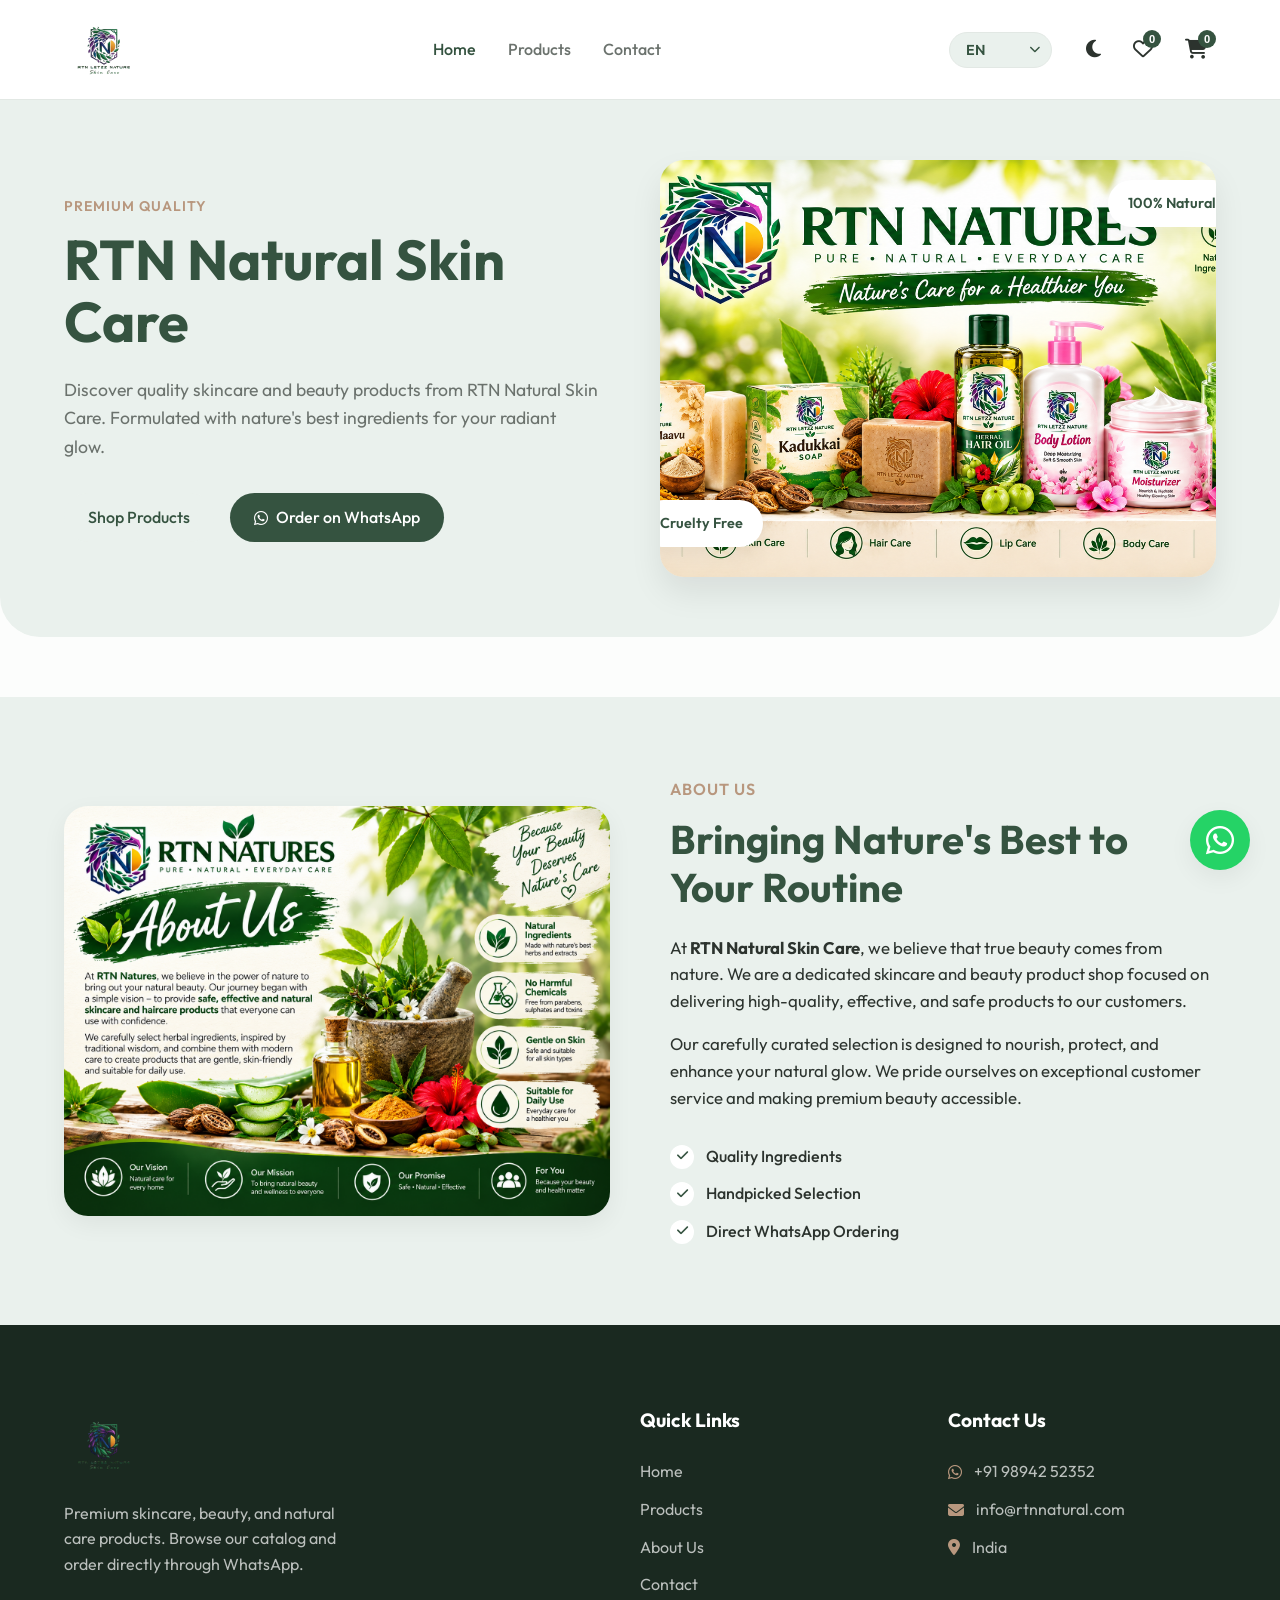
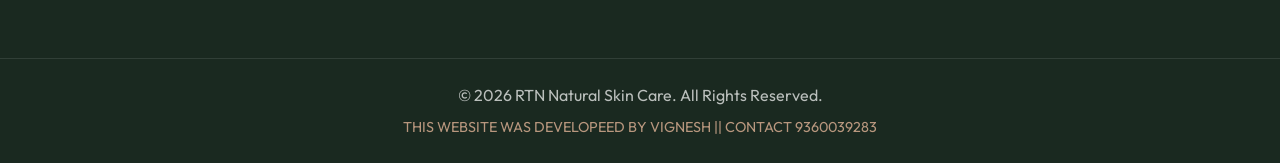
<file: index.html>
<!DOCTYPE html>
<html lang="en">
<head>
    <meta charset="UTF-8">
    <meta name="viewport" content="width=device-width, initial-scale=1.0">
    <title>RTN Natural Skin Care | Herbal & Natural Skincare Products</title>
    <meta name="description" content="Discover RTN Natural Skin Care's premium herbal & natural skincare products. Shop our organic soaps, aloe vera gel, herbal hair oil, and body lotion today.">
    <meta name="keywords" content="RTN Natural, RTN Natural Skin Care, RTN Natural skincare, Natural skincare products, Herbal skincare products, Herbal soap, Manjistha soap, Nalangu Maavu soap, Herbal hair oil, Aloe vera gel, Body lotion, Moisturizer, Lip balm, Kadukkai soap, Saffron gel">
    <meta name="robots" content="index, follow">
    <meta name="author" content="RTN Natural Skin Care">
    <link rel="canonical" href="https://rtnnatural.in/">
    
    <!-- Open Graph Metadata -->
    <meta property="og:title" content="RTN Natural Skin Care | Herbal & Natural Skincare Products">
    <meta property="og:description" content="Discover RTN Natural Skin Care's premium herbal & natural skincare products. Shop our organic soaps, aloe vera gel, herbal hair oil, and body lotion today.">
    <meta property="og:type" content="website">
    <meta property="og:url" content="https://rtnnatural.in/">
    <meta property="og:image" content="https://rtnnatural.in/images/banner%201.png">
    <meta property="og:site_name" content="RTN Natural Skin Care">

    <!-- Twitter Card -->
    <meta name="twitter:card" content="summary_large_image">
    <meta name="twitter:title" content="RTN Natural Skin Care | Herbal & Natural Skincare Products">
    <meta name="twitter:description" content="Discover RTN Natural Skin Care's premium herbal & natural skincare products. Shop our organic soaps, aloe vera gel, herbal hair oil, and body lotion today.">
    <meta name="twitter:image" content="https://rtnnatural.in/images/banner%201.png">

    <!-- Structured Data -->
    <script type="application/ld+json">
    {
      "@context": "https://schema.org",
      "@type": "WebSite",
      "name": "RTN Natural Skin Care",
      "url": "https://rtnnatural.in/",
      "potentialAction": {
        "@type": "SearchAction",
        "target": "https://rtnnatural.in/products.html?q={search_term_string}",
        "query-input": "required name=search_term_string"
      }
    }
    </script>
    <script type="application/ld+json">
    {
      "@context": "https://schema.org",
      "@type": "Organization",
      "name": "RTN Natural Skin Care",
      "url": "https://rtnnatural.in/",
      "logo": "https://rtnnatural.in/images/logo.png",
      "contactPoint": {
        "@type": "ContactPoint",
        "telephone": "+91-98942-52352",
        "contactType": "customer service",
        "availableLanguage": ["English", "Tamil"]
      }
    }
    </script>
    
    <!-- Google Fonts -->
    <link rel="preconnect" href="https://fonts.googleapis.com">
    <link rel="preconnect" href="https://fonts.gstatic.com" crossorigin>
    <link href="https://fonts.googleapis.com/css2?family=Outfit:wght@300;400;500;600;700&display=swap" rel="stylesheet">
    
    <!-- FontAwesome -->
    <link rel="stylesheet" href="https://cdnjs.cloudflare.com/ajax/libs/font-awesome/6.4.0/css/all.min.css">
    
    <link rel="stylesheet" href="style.css">
</head>
<body>
    <!-- Sticky Header -->
    <header class="header" id="header">
        <div class="container header-container">
            <a href="#" class="logo">
                <img src="images/logo.png" alt="RTN Natural Skin Care Logo" class="logo-img">
            </a>
            
            <nav class="nav-menu" id="nav-menu">
                <ul class="nav-list">
                    <li class="nav-item"><a href="index.html" class="nav-link active" data-i18n="home">Home</a></li>
                    <li class="nav-item"><a href="products.html" class="nav-link" data-i18n="products">Products</a></li>
                    <li class="nav-item"><a href="contact.html" class="nav-link" data-i18n="contact">Contact</a></li>
                </ul>
                <div class="nav-mobile-contact">
                    <a href="https://wa.me/919894252352" target="_blank" class="btn btn-primary w-full">
                        <i class="fa-brands fa-whatsapp"></i> <span data-i18n="orderWhatsApp">Order on WhatsApp</span>
                    </a>
                </div>
            </nav>
            
            <div class="header-actions">
                <div class="lang-switch-container" style="position: relative; margin-right: 10px;">
                    <select id="langSwitch" style="appearance: none; background: var(--secondary-color); border: 1px solid var(--border-color); border-radius: var(--radius-full); padding: 8px 32px 8px 16px; font-family: var(--font-main); font-weight: 600; color: var(--primary-color); cursor: pointer; font-size: 0.9rem; outline: none;">
                        <option value="en">EN</option>
                        <option value="ta">தமிழ்</option>
                        <option value="tanglish">Tanglish</option>
                    </select>
                    <i class="fa-solid fa-chevron-down" style="position: absolute; right: 12px; top: 50%; transform: translateY(-50%); font-size: 0.7rem; pointer-events: none; color: var(--primary-color);"></i>
                </div>
                                <button class="icon-btn" id="themeToggle" aria-label="Toggle Theme">
                    <i class="fa-solid fa-moon"></i>
                </button>
                <button class="icon-btn" id="wishlistToggle" aria-label="View Wishlist">
                    <i class="fa-regular fa-heart"></i>
                    <span class="badge" id="wishlistBadge">0</span>
                </button>
                <button class="icon-btn" id="cartToggle" aria-label="View Cart">
                    <i class="fa-solid fa-cart-shopping"></i>
                    <span class="badge" id="cartBadge">0</span>
                </button>
                <button class="mobile-toggle" id="mobile-toggle">
                    <i class="fa-solid fa-bars"></i>
                </button>
            </div>
        </div>
    </header>

    <!-- Hero Section -->
    <section class="hero" id="home">
        <div class="container hero-container">
            <div class="hero-content">
                <span class="hero-subtitle" data-i18n="heroSubtitle">Premium Quality</span>
                <h1 class="hero-title">RTN Natural Skin Care</h1>
                <p class="hero-description" data-i18n="heroDesc">Discover quality skincare and beauty products from RTN Natural Skin Care. Formulated with nature's best ingredients for your radiant glow.</p>
                <div class="hero-buttons">
                    <a href="products.html" class="btn btn-secondary" data-i18n="shopProducts">Shop Products</a>
                    <a href="https://wa.me/919894252352" target="_blank" class="btn btn-primary">
                        <i class="fa-brands fa-whatsapp"></i> <span data-i18n="orderWhatsApp">Order on WhatsApp</span>
                    </a>
                </div>
            </div>
            <div class="hero-image-wrapper">
                <img src="images/banner 1.png" alt="RTN Natural Skincare Products Assortment" class="hero-image" loading="lazy">
                <div class="floating-badge badge-1" data-i18n="badge1">100% Natural</div>
                <div class="floating-badge badge-2" data-i18n="badge2">Cruelty Free</div>
            </div>
        </div>
    </section>


    <!-- About Section -->
    <section class="about-section" id="about">
        <div class="container about-container">
            <div class="about-image-wrapper">
                <img src="images/about.png" alt="About RTN Natural Skin Care" class="about-image" loading="lazy">
            </div>
            <div class="about-content">
                <span class="section-subtitle" data-i18n="aboutUs">About Us</span>
                <h2 data-i18n="aboutTitle">About RTN Natural Skin Care</h2>
                <p data-i18n="aboutP1">At <strong>RTN Natural Skin Care</strong>, we believe that true beauty comes from nature. We are a dedicated skincare and beauty product shop focused on delivering high-quality, effective, and safe products to our customers.</p>
                <p data-i18n="aboutP2">Our carefully curated selection is designed to nourish, protect, and enhance your natural glow. We pride ourselves on exceptional customer service and making premium beauty accessible.</p>
                <ul class="about-features">
                    <li><i class="fa-solid fa-check"></i> <span data-i18n="feat1">Quality Ingredients</span></li>
                    <li><i class="fa-solid fa-check"></i> <span data-i18n="feat2">Handpicked Selection</span></li>
                    <li><i class="fa-solid fa-check"></i> <span data-i18n="feat3">Direct WhatsApp Ordering</span></li>
                </ul>
            </div>
        </div>
    </section>


    <!-- Footer -->
    <footer class="footer">
        <div class="container footer-container">
            <div class="footer-brand">
                <a href="#" class="logo footer-logo">
                    <img src="images/logo.png" alt="RTN Natural Skin Care Logo" class="logo-img">
                </a>
                <p data-i18n="footerDesc">Premium skincare, beauty, and natural care products. Browse our catalog and order directly through WhatsApp.</p>
            </div>
            
            <div class="footer-links">
                <h3 data-i18n="quickLinks">Quick Links</h3>
                <ul>
                    <li><a href="index.html" data-i18n="home">Home</a></li>
                    <li><a href="products.html" data-i18n="products">Products</a></li>
                    <li><a href="index.html#about" data-i18n="aboutUs">About Us</a></li>
                    <li><a href="contact.html" data-i18n="contact">Contact</a></li>
                </ul>
            </div>
            
            <div class="footer-contact">
                <h3 data-i18n="contactUs">Contact Us</h3>
                <ul>
                    <li><i class="fa-brands fa-whatsapp"></i> <a href="https://wa.me/919894252352" target="_blank">+91 98942 52352</a></li>
                    <li><i class="fa-solid fa-envelope"></i> info@rtnnatural.com</li>
                    <li><i class="fa-solid fa-location-dot"></i> India</li>
                </ul>
            </div>
        </div>
        <div class="footer-bottom">
            <div class="container">
                <p>&copy; 2026 RTN Natural Skin Care. All Rights Reserved.</p>
                <p style="margin-top: 8px; font-size: 0.9rem; color: var(--accent-color);"><a href="https://team7systemsolutionbyviki.github.io/TeamSevenSystemSolution/" target="_blank" style="color: inherit; text-decoration: none;">THIS WEBSITE WAS DEVELOPEED BY VIGNESH || CONTACT 9360039283</a></p>
            </div>
        </div>
    </footer>

    <!-- Floating WhatsApp Button -->
    <a href="https://wa.me/919894252352" target="_blank" class="floating-wa-btn" aria-label="Chat on WhatsApp">
        <i class="fa-brands fa-whatsapp"></i>
    </a>

    <!-- Product Details Modal -->
    <div class="modal-overlay" id="productModal">
        <div class="modal-content">
            <button class="modal-close" id="modalClose"><i class="fa-solid fa-xmark"></i></button>
            <div class="modal-body" id="modalBody">
                <!-- Content injected via JS -->
            </div>
        </div>
    </div>

    <!-- Cart Sidebar -->
    <div class="sidebar-overlay" id="cartSidebar">
        <div class="sidebar-content">
            <div class="sidebar-header">
                <h3><i class="fa-solid fa-cart-shopping"></i> <span data-i18n="yourCart">Your Cart</span></h3>
                <button class="sidebar-close" id="closeCart"><i class="fa-solid fa-xmark"></i></button>
            </div>
            <div class="sidebar-body" id="cartItems">
                <!-- Cart items injected via JS -->
            </div>
            <div class="sidebar-footer">
                <div class="cart-total">
                    <span data-i18n="total">Total:</span>
                    <span id="cartTotal">₹0</span>
                </div>
                <button class="btn btn-primary w-full wa-btn" id="checkoutBtn">
                    <i class="fa-brands fa-whatsapp"></i> <span data-i18n="checkout">Order via WhatsApp</span>
                </button>
            </div>
        </div>
    </div>

    <!-- Wishlist Sidebar -->
    <div class="sidebar-overlay" id="wishlistSidebar">
        <div class="sidebar-content">
            <div class="sidebar-header">
                <h3><i class="fa-regular fa-heart"></i> <span data-i18n="yourWishlist">Your Wishlist</span></h3>
                <button class="sidebar-close" id="closeWishlist"><i class="fa-solid fa-xmark"></i></button>
            </div>
            <div class="sidebar-body" id="wishlistItems">
                <!-- Wishlist items injected via JS -->
            </div>
        </div>
    </div>

    <script src="script.js"></script>
</body>
</html>
</file>
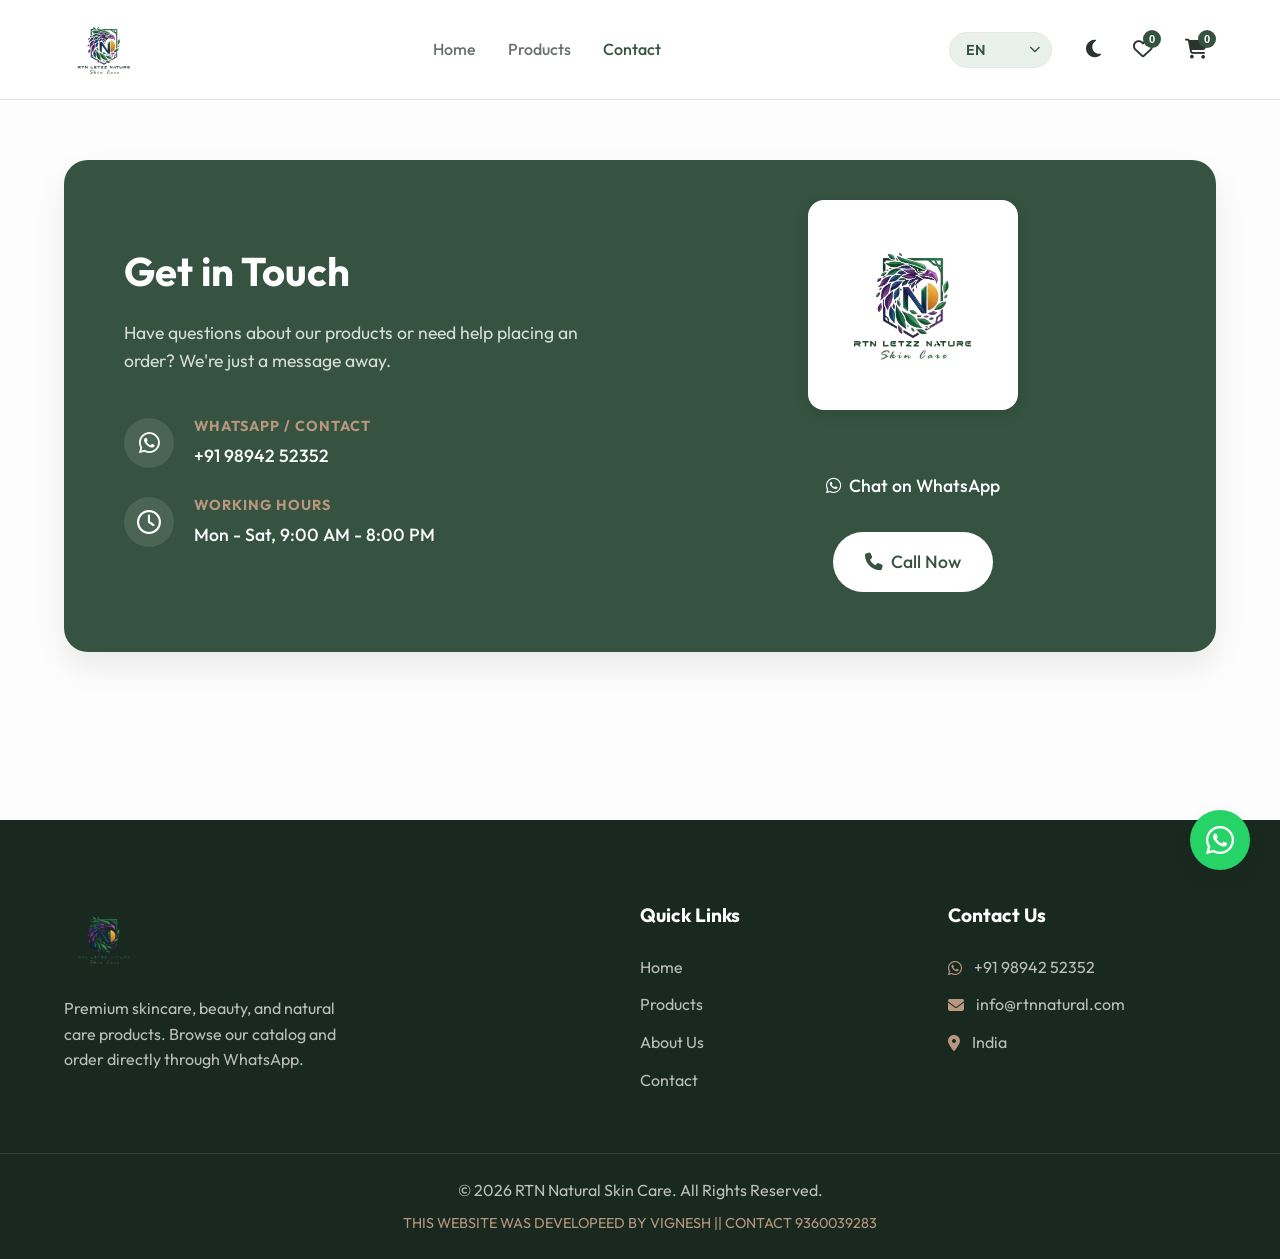
<file: contact.html>
<!DOCTYPE html>
<html lang="en">
<head>
    <meta charset="UTF-8">
    <meta name="viewport" content="width=device-width, initial-scale=1.0">
    <title>Contact Us | RTN Natural Skin Care</title>
    <meta name="description" content="Get in touch with RTN Natural Skin Care. Order via WhatsApp, email us, or find our contact information here.">
    <meta name="keywords" content="RTN Natural, RTN Natural Skin Care, RTN Natural skincare, Natural skincare products, Herbal skincare products, Herbal soap, Manjistha soap, Nalangu Maavu soap, Herbal hair oil, Aloe vera gel, Body lotion, Moisturizer, Lip balm, Kadukkai soap, Saffron gel">
    <meta name="robots" content="index, follow">
    <meta name="author" content="RTN Natural Skin Care">
    <link rel="canonical" href="https://rtnnatural.in/contact.html">
    
    <!-- Open Graph Metadata -->
    <meta property="og:title" content="Contact Us | RTN Natural Skin Care">
    <meta property="og:description" content="Get in touch with RTN Natural Skin Care. Order via WhatsApp, email us, or find our contact information here.">
    <meta property="og:type" content="website">
    <meta property="og:url" content="https://rtnnatural.in/contact.html">
    <meta property="og:image" content="https://rtnnatural.in/images/banner%201.png">
    <meta property="og:site_name" content="RTN Natural Skin Care">

    <!-- Twitter Card -->
    <meta name="twitter:card" content="summary_large_image">
    <meta name="twitter:title" content="Contact Us | RTN Natural Skin Care">
    <meta name="twitter:description" content="Get in touch with RTN Natural Skin Care. Order via WhatsApp, email us, or find our contact information here.">
    <meta name="twitter:image" content="https://rtnnatural.in/images/banner%201.png">
    
    <!-- Google Fonts -->
    <link rel="preconnect" href="https://fonts.googleapis.com">
    <link rel="preconnect" href="https://fonts.gstatic.com" crossorigin>
    <link href="https://fonts.googleapis.com/css2?family=Outfit:wght@300;400;500;600;700&display=swap" rel="stylesheet">
    
    <!-- FontAwesome -->
    <link rel="stylesheet" href="https://cdnjs.cloudflare.com/ajax/libs/font-awesome/6.4.0/css/all.min.css">
    
    <link rel="stylesheet" href="style.css">
</head>
<body>
    <!-- Sticky Header -->
    <header class="header" id="header">
        <div class="container header-container">
            <a href="index.html" class="logo">
                <img src="images/logo.png" alt="RTN Natural Skin Care Logo" class="logo-img">
            </a>
            
            <nav class="nav-menu" id="nav-menu">
                <ul class="nav-list">
                    <li class="nav-item"><a href="index.html" class="nav-link" data-i18n="home">Home</a></li>
                    <li class="nav-item"><a href="products.html" class="nav-link" data-i18n="products">Products</a></li>                   
                    <li class="nav-item"><a href="contact.html" class="nav-link active" data-i18n="contact">Contact</a></li>
                </ul>
                <div class="nav-mobile-contact">
                    <a href="https://wa.me/919894252352" target="_blank" class="btn btn-primary w-full">
                        <i class="fa-brands fa-whatsapp"></i> <span data-i18n="orderWhatsApp">Order on WhatsApp</span>
                    </a>
                </div>
            </nav>
            
            <div class="header-actions">
                <div class="lang-switch-container" style="position: relative; margin-right: 10px;">
                    <select id="langSwitch" style="appearance: none; background: var(--secondary-color); border: 1px solid var(--border-color); border-radius: var(--radius-full); padding: 8px 32px 8px 16px; font-family: var(--font-main); font-weight: 600; color: var(--primary-color); cursor: pointer; font-size: 0.9rem; outline: none;">
                        <option value="en">EN</option>
                        <option value="ta">தமிழ்</option>
                        <option value="tanglish">Tanglish</option>
                    </select>
                    <i class="fa-solid fa-chevron-down" style="position: absolute; right: 12px; top: 50%; transform: translateY(-50%); font-size: 0.7rem; pointer-events: none; color: var(--primary-color);"></i>
                </div>
                                <button class="icon-btn" id="themeToggle" aria-label="Toggle Theme">
                    <i class="fa-solid fa-moon"></i>
                </button>
                <button class="icon-btn" id="wishlistToggle" aria-label="View Wishlist">
                    <i class="fa-regular fa-heart"></i>
                    <span class="badge" id="wishlistBadge">0</span>
                </button>
                <button class="icon-btn" id="cartToggle" aria-label="View Cart">
                    <i class="fa-solid fa-cart-shopping"></i>
                    <span class="badge" id="cartBadge">0</span>
                </button>
                <button class="mobile-toggle" id="mobile-toggle">
                    <i class="fa-solid fa-bars"></i>
                </button>
            </div>
        </div>
    </header>

    <!-- Contact Section -->
    <section class="contact-section" id="contact" style="padding-top: 60px; min-height: 80vh;">
        <div class="container">
            <div class="contact-card">
                <div class="contact-info">
                    <h2>Get in Touch</h2>
                    <p>Have questions about our products or need help placing an order? We're just a message away.</p>
                    
                    <div class="contact-details">
                        <div class="contact-item">
                            <div class="icon-box"><i class="fa-brands fa-whatsapp"></i></div>
                            <div>
                                <h4>WhatsApp / Contact</h4>
                                <p>+91 98942 52352</p>
                            </div>
                        </div>
                        <div class="contact-item">
                            <div class="icon-box"><i class="fa-regular fa-clock"></i></div>
                            <div>
                                <h4>Working Hours</h4>
                                <p>Mon - Sat, 9:00 AM - 8:00 PM</p>
                            </div>
                        </div>
                    </div>
                </div>
                <div class="contact-actions" style="display: flex; flex-direction: column; align-items: center;">
                    <div style="background: white; padding: 15px; border-radius: 16px; margin-bottom: 30px; margin-top: -20px; box-shadow: 0 4px 15px rgba(0,0,0,0.1);">
                        <img src="images/logo.png" alt="RTN Natural Skin Care Logo" style="height: 180px; width: auto !important; max-width: 100%; object-fit: contain; display: block;">
                    </div>
                    <a href="https://wa.me/919894252352" target="_blank" class="btn btn-primary btn-large w-full">
                        <i class="fa-brands fa-whatsapp"></i> Chat on WhatsApp
                    </a>
                    <a href="tel:+919894252352" class="btn btn-secondary btn-large">
                        <i class="fa-solid fa-phone"></i> Call Now
                    </a>
                </div>
            </div>
        </div>
    </section>

    <!-- Footer -->
    <footer class="footer">
        <div class="container footer-container">
            <div class="footer-brand">
                <a href="index.html" class="logo footer-logo">
                    <img src="images/logo.png" alt="RTN Natural Skin Care Logo" class="logo-img">
                </a>
                <p>Premium skincare, beauty, and natural care products. Browse our catalog and order directly through WhatsApp.</p>
            </div>
            
            <div class="footer-links">
                <h3>Quick Links</h3>
                <ul>
                    <li><a href="index.html" data-i18n="home">Home</a></li>
                    <li><a href="products.html" data-i18n="products">Products</a></li>
                    <li><a href="index.html#about">About Us</a></li>
                    <li><a href="contact.html" data-i18n="contact">Contact</a></li>
                </ul>
            </div>
            
            <div class="footer-contact">
                <h3>Contact Us</h3>
                <ul>
                    <li><i class="fa-brands fa-whatsapp"></i> <a href="https://wa.me/919894252352" target="_blank">+91 98942 52352</a></li>
                    <li><i class="fa-solid fa-envelope"></i> info@rtnnatural.com</li>
                    <li><i class="fa-solid fa-location-dot"></i> India</li>
                </ul>
            </div>
        </div>
        <div class="footer-bottom">
            <div class="container">
                <p>&copy; 2026 RTN Natural Skin Care. All Rights Reserved.</p>
                <p style="margin-top: 8px; font-size: 0.9rem; color: var(--accent-color);"><a href="https://team7systemsolutionbyviki.github.io/TeamSevenSystemSolution/" target="_blank" style="color: inherit; text-decoration: none;">THIS WEBSITE WAS DEVELOPEED BY VIGNESH || CONTACT 9360039283</a></p>
            </div>
        </div>
    </footer>

    <!-- Floating WhatsApp Button -->
    <a href="https://wa.me/919894252352" target="_blank" class="floating-wa-btn" aria-label="Chat on WhatsApp">
        <i class="fa-brands fa-whatsapp"></i>
    </a>

    <!-- Cart Sidebar -->
    <div class="sidebar-overlay" id="cartSidebar">
        <div class="sidebar-content">
            <div class="sidebar-header">
                <h3><i class="fa-solid fa-cart-shopping"></i> <span data-i18n="yourCart">Your Cart</span></h3>
                <button class="sidebar-close" id="closeCart"><i class="fa-solid fa-xmark"></i></button>
            </div>
            <div class="sidebar-body" id="cartItems">
                <!-- Cart items injected via JS -->
            </div>
            <div class="sidebar-footer">
                <div class="cart-total">
                    <span data-i18n="total">Total:</span>
                    <span id="cartTotal">₹0</span>
                </div>
                <button class="btn btn-primary w-full wa-btn" id="checkoutBtn">
                    <i class="fa-brands fa-whatsapp"></i> <span data-i18n="checkout">Order via WhatsApp</span>
                </button>
            </div>
        </div>
    </div>

    <!-- Wishlist Sidebar -->
    <div class="sidebar-overlay" id="wishlistSidebar">
        <div class="sidebar-content">
            <div class="sidebar-header">
                <h3><i class="fa-regular fa-heart"></i> <span data-i18n="yourWishlist">Your Wishlist</span></h3>
                <button class="sidebar-close" id="closeWishlist"><i class="fa-solid fa-xmark"></i></button>
            </div>
            <div class="sidebar-body" id="wishlistItems">
                <!-- Wishlist items injected via JS -->
            </div>
        </div>
    </div>

    <script src="script.js"></script>
</body>
</html>
</file>
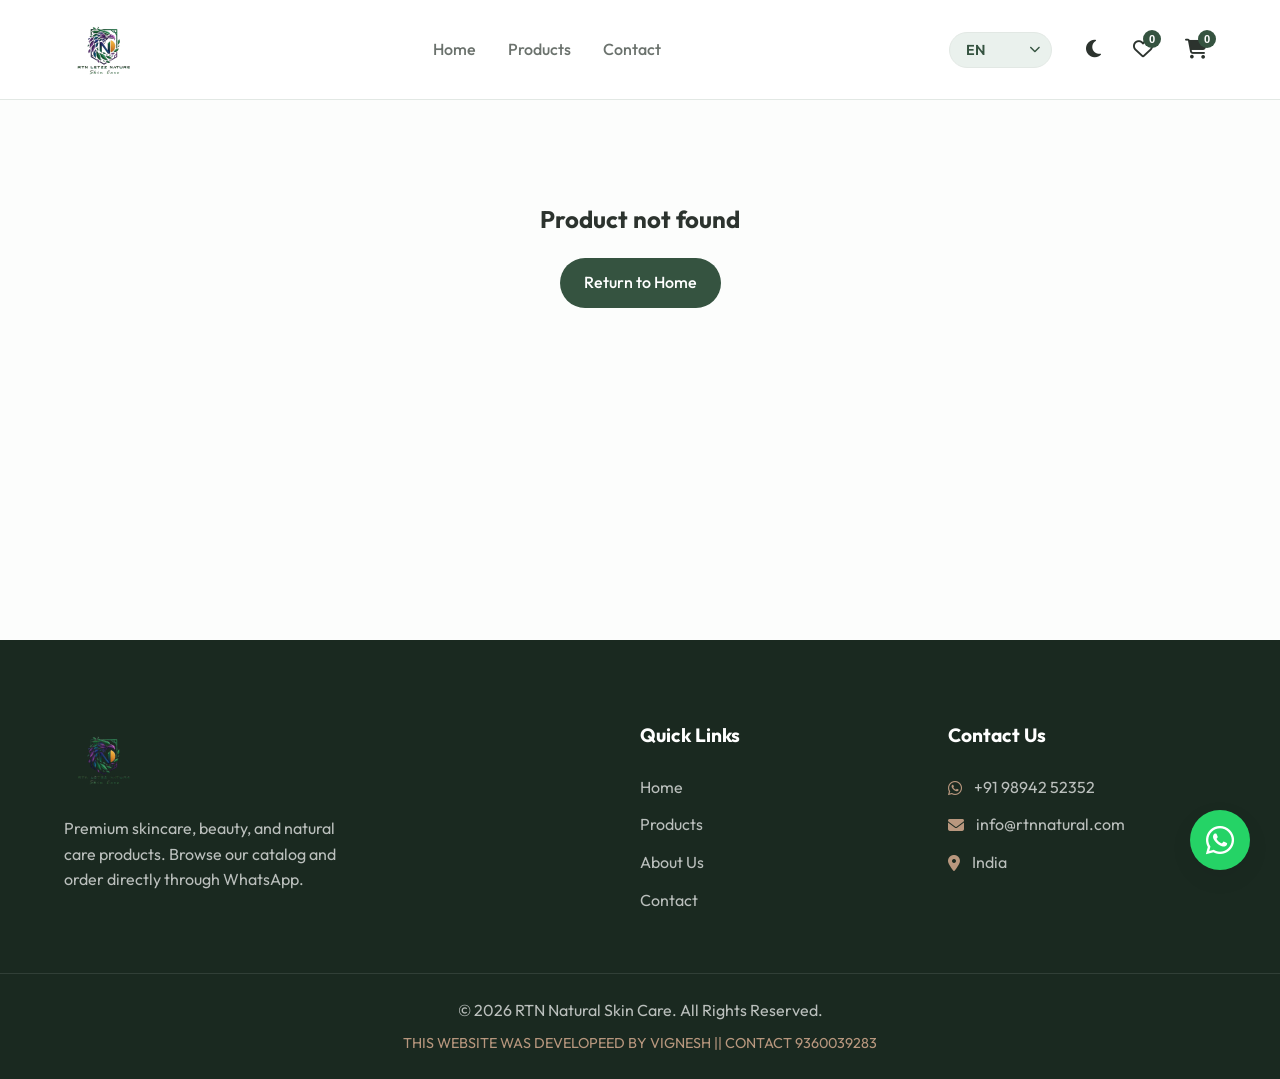
<file: product.html>
<!DOCTYPE html>
<html lang="en">
<head>
    <meta charset="UTF-8">
    <meta name="viewport" content="width=device-width, initial-scale=1.0">
    <title>Product Details | RTN Natural Skin Care</title>
    <meta name="description" content="View product details from RTN Natural Skin Care.">
    <meta name="keywords" content="skincare, natural products, beauty, face care, body care, cosmetics">
    
    <!-- Open Graph Metadata -->
    <meta property="og:title" content="Product Details | RTN Natural Skin Care">
    <meta property="og:description" content="View product details from RTN Natural Skin Care.">
    <meta property="og:type" content="website">
    
    <!-- Google Fonts -->
    <link rel="preconnect" href="https://fonts.googleapis.com">
    <link rel="preconnect" href="https://fonts.gstatic.com" crossorigin>
    <link href="https://fonts.googleapis.com/css2?family=Outfit:wght@300;400;500;600;700&display=swap" rel="stylesheet">
    
    <!-- FontAwesome -->
    <link rel="stylesheet" href="https://cdnjs.cloudflare.com/ajax/libs/font-awesome/6.4.0/css/all.min.css">
    
    <link rel="stylesheet" href="style.css">
</head>
<body>
    <!-- Sticky Header -->
    <header class="header" id="header">
        <div class="container header-container">
            <a href="index.html" class="logo">
                <img src="images/logo.png" alt="RTN Letzz Nature Skin Care" class="logo-img">
            </a>
            
            <nav class="nav-menu" id="nav-menu">
                <ul class="nav-list">
                    <li class="nav-item"><a href="index.html" class="nav-link" data-i18n="home">Home</a></li>
                    <li class="nav-item"><a href="index.html#products" class="nav-link" data-i18n="products">Products</a></li>                   
                    <li class="nav-item"><a href="index.html#contact" class="nav-link" data-i18n="contact">Contact</a></li>
                </ul>
                <div class="nav-mobile-contact">
                    <a href="https://wa.me/919894252352" target="_blank" class="btn btn-primary w-full">
                        <i class="fa-brands fa-whatsapp"></i> <span data-i18n="orderWhatsApp">Order on WhatsApp</span>
                    </a>
                </div>
            </nav>
            
            <div class="header-actions">
                <div class="lang-switch-container" style="position: relative; margin-right: 10px;">
                    <select id="langSwitch" style="appearance: none; background: var(--secondary-color); border: 1px solid var(--border-color); border-radius: var(--radius-full); padding: 8px 32px 8px 16px; font-family: var(--font-main); font-weight: 600; color: var(--primary-color); cursor: pointer; font-size: 0.9rem; outline: none;">
                        <option value="en">EN</option>
                        <option value="ta">தமிழ்</option>
                        <option value="tanglish">Tanglish</option>
                    </select>
                    <i class="fa-solid fa-chevron-down" style="position: absolute; right: 12px; top: 50%; transform: translateY(-50%); font-size: 0.7rem; pointer-events: none; color: var(--primary-color);"></i>
                </div>
                                <button class="icon-btn" id="themeToggle" aria-label="Toggle Theme">
                    <i class="fa-solid fa-moon"></i>
                </button>
                <button class="icon-btn" id="wishlistToggle" aria-label="View Wishlist">
                    <i class="fa-regular fa-heart"></i>
                    <span class="badge" id="wishlistBadge">0</span>
                </button>
                <button class="icon-btn" id="cartToggle" aria-label="View Cart">
                    <i class="fa-solid fa-cart-shopping"></i>
                    <span class="badge" id="cartBadge">0</span>
                </button>
                <button class="mobile-toggle" id="mobile-toggle">
                    <i class="fa-solid fa-bars"></i>
                </button>
            </div>
        </div>
    </header>

    <!-- Product Details Section -->
    <section id="singleProductContainer" style="min-height: 60vh;">
        <!-- Injected via JS -->
    </section>

    <!-- Footer -->
    <footer class="footer">
        <div class="container footer-container">
            <div class="footer-brand">
                <a href="index.html" class="logo footer-logo">
                    <img src="images/logo.png" alt="RTN Letzz Nature Skin Care" class="logo-img">
                </a>
                <p>Premium skincare, beauty, and natural care products. Browse our catalog and order directly through WhatsApp.</p>
            </div>
            
            <div class="footer-links">
                <h3>Quick Links</h3>
                <ul>
                    <li><a href="index.html" data-i18n="home">Home</a></li>
                    <li><a href="index.html#products" data-i18n="products">Products</a></li>
                    <li><a href="index.html#about">About Us</a></li>
                    <li><a href="index.html#contact" data-i18n="contact">Contact</a></li>
                </ul>
            </div>
            
            <div class="footer-contact">
                <h3>Contact Us</h3>
                <ul>
                    <li><i class="fa-brands fa-whatsapp"></i> <a href="https://wa.me/919894252352" target="_blank">+91 98942 52352</a></li>
                    <li><i class="fa-solid fa-envelope"></i> info@rtnnatural.com</li>
                    <li><i class="fa-solid fa-location-dot"></i> India</li>
                </ul>
            </div>
        </div>
        <div class="footer-bottom">
            <div class="container">
                <p>&copy; 2026 RTN Natural Skin Care. All Rights Reserved.</p>
                <p style="margin-top: 8px; font-size: 0.9rem; color: var(--accent-color);"><a href="https://team7systemsolutionbyviki.github.io/TeamSevenSystemSolution/" target="_blank" style="color: inherit; text-decoration: none;">THIS WEBSITE WAS DEVELOPEED BY VIGNESH || CONTACT 9360039283</a></p>
            </div>
        </div>
    </footer>

    <!-- Floating WhatsApp Button -->
    <a href="https://wa.me/919894252352" target="_blank" class="floating-wa-btn" aria-label="Chat on WhatsApp">
        <i class="fa-brands fa-whatsapp"></i>
    </a>

    <!-- Cart Sidebar -->
    <div class="sidebar-overlay" id="cartSidebar">
        <div class="sidebar-content">
            <div class="sidebar-header">
                <h3><i class="fa-solid fa-cart-shopping"></i> <span data-i18n="yourCart">Your Cart</span></h3>
                <button class="sidebar-close" id="closeCart"><i class="fa-solid fa-xmark"></i></button>
            </div>
            <div class="sidebar-body" id="cartItems">
                <!-- Cart items injected via JS -->
            </div>
            <div class="sidebar-footer">
                <div class="cart-total">
                    <span data-i18n="total">Total:</span>
                    <span id="cartTotal">₹0</span>
                </div>
                <button class="btn btn-primary w-full wa-btn" id="checkoutBtn">
                    <i class="fa-brands fa-whatsapp"></i> <span data-i18n="checkout">Order via WhatsApp</span>
                </button>
            </div>
        </div>
    </div>

    <!-- Wishlist Sidebar -->
    <div class="sidebar-overlay" id="wishlistSidebar">
        <div class="sidebar-content">
            <div class="sidebar-header">
                <h3><i class="fa-regular fa-heart"></i> <span data-i18n="yourWishlist">Your Wishlist</span></h3>
                <button class="sidebar-close" id="closeWishlist"><i class="fa-solid fa-xmark"></i></button>
            </div>
            <div class="sidebar-body" id="wishlistItems">
                <!-- Wishlist items injected via JS -->
            </div>
        </div>
    </div>

    <script src="script.js"></script>
</body>
</html>
</file>
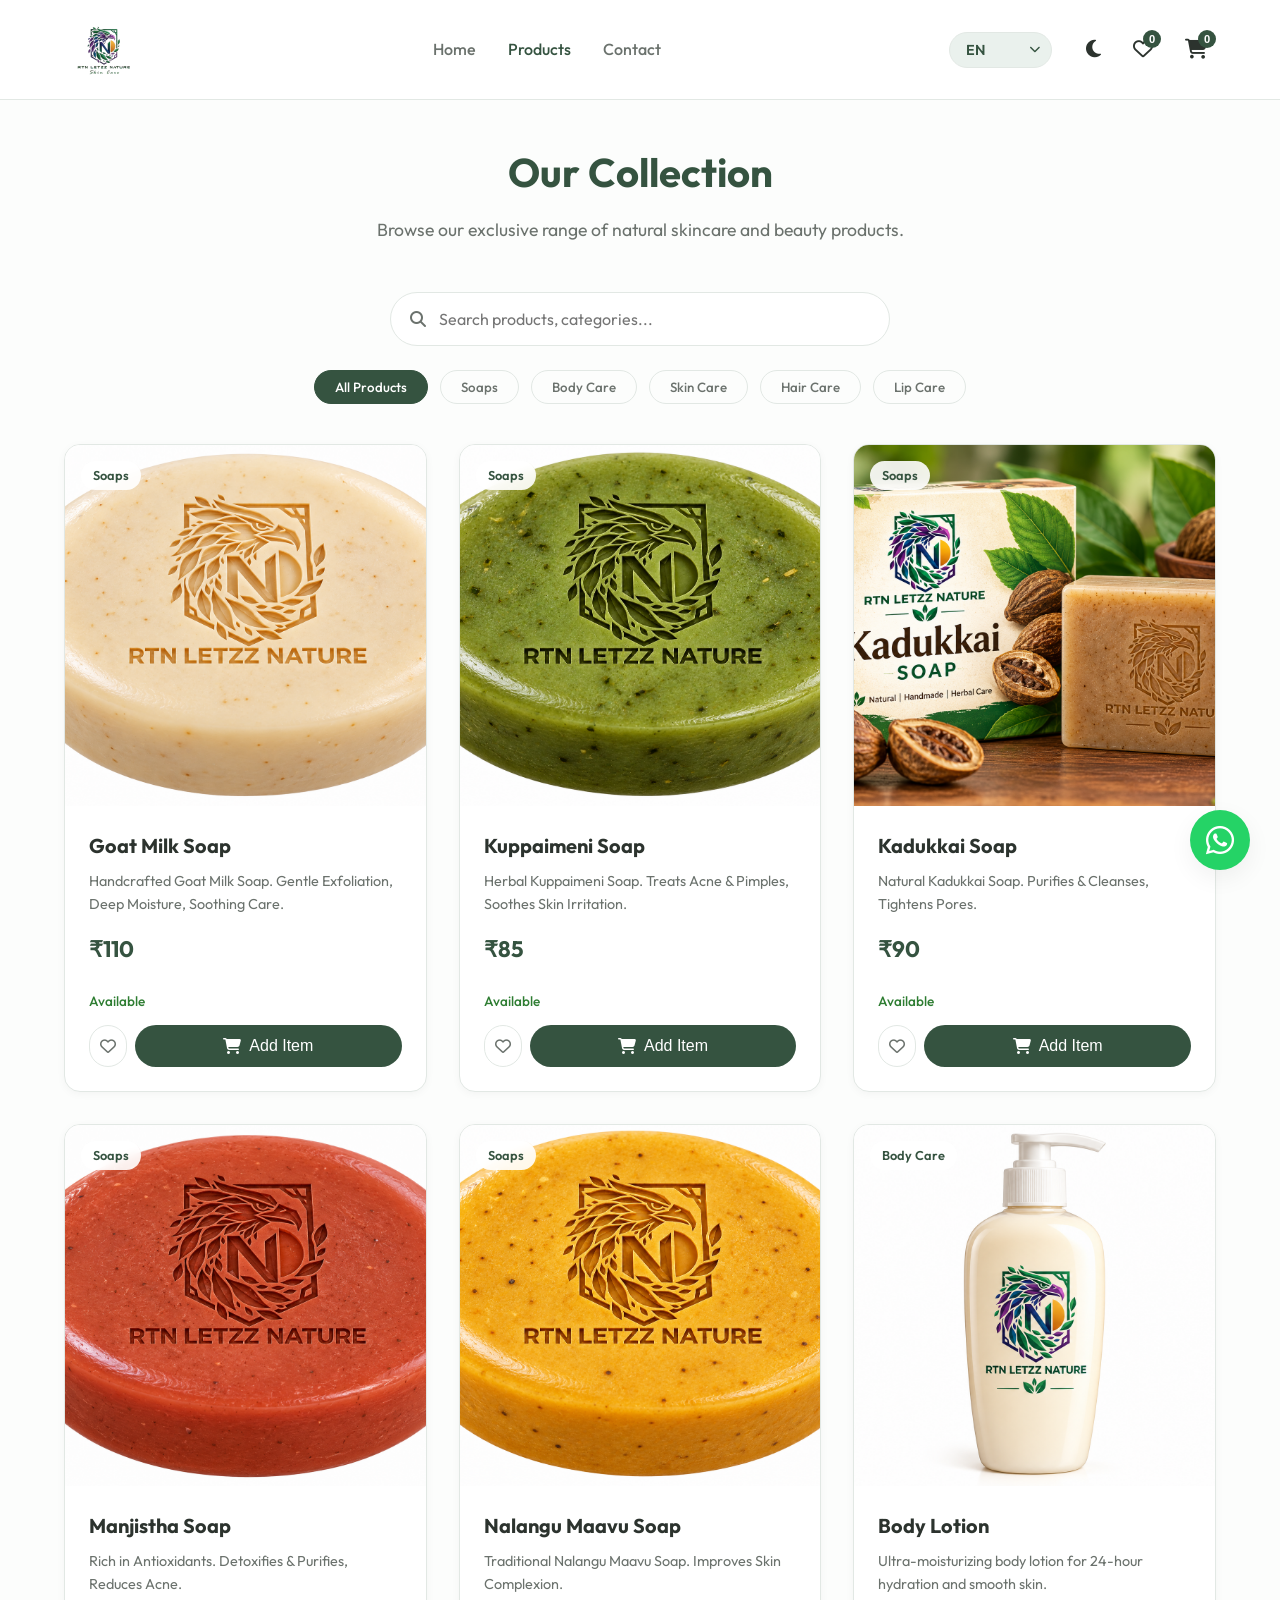
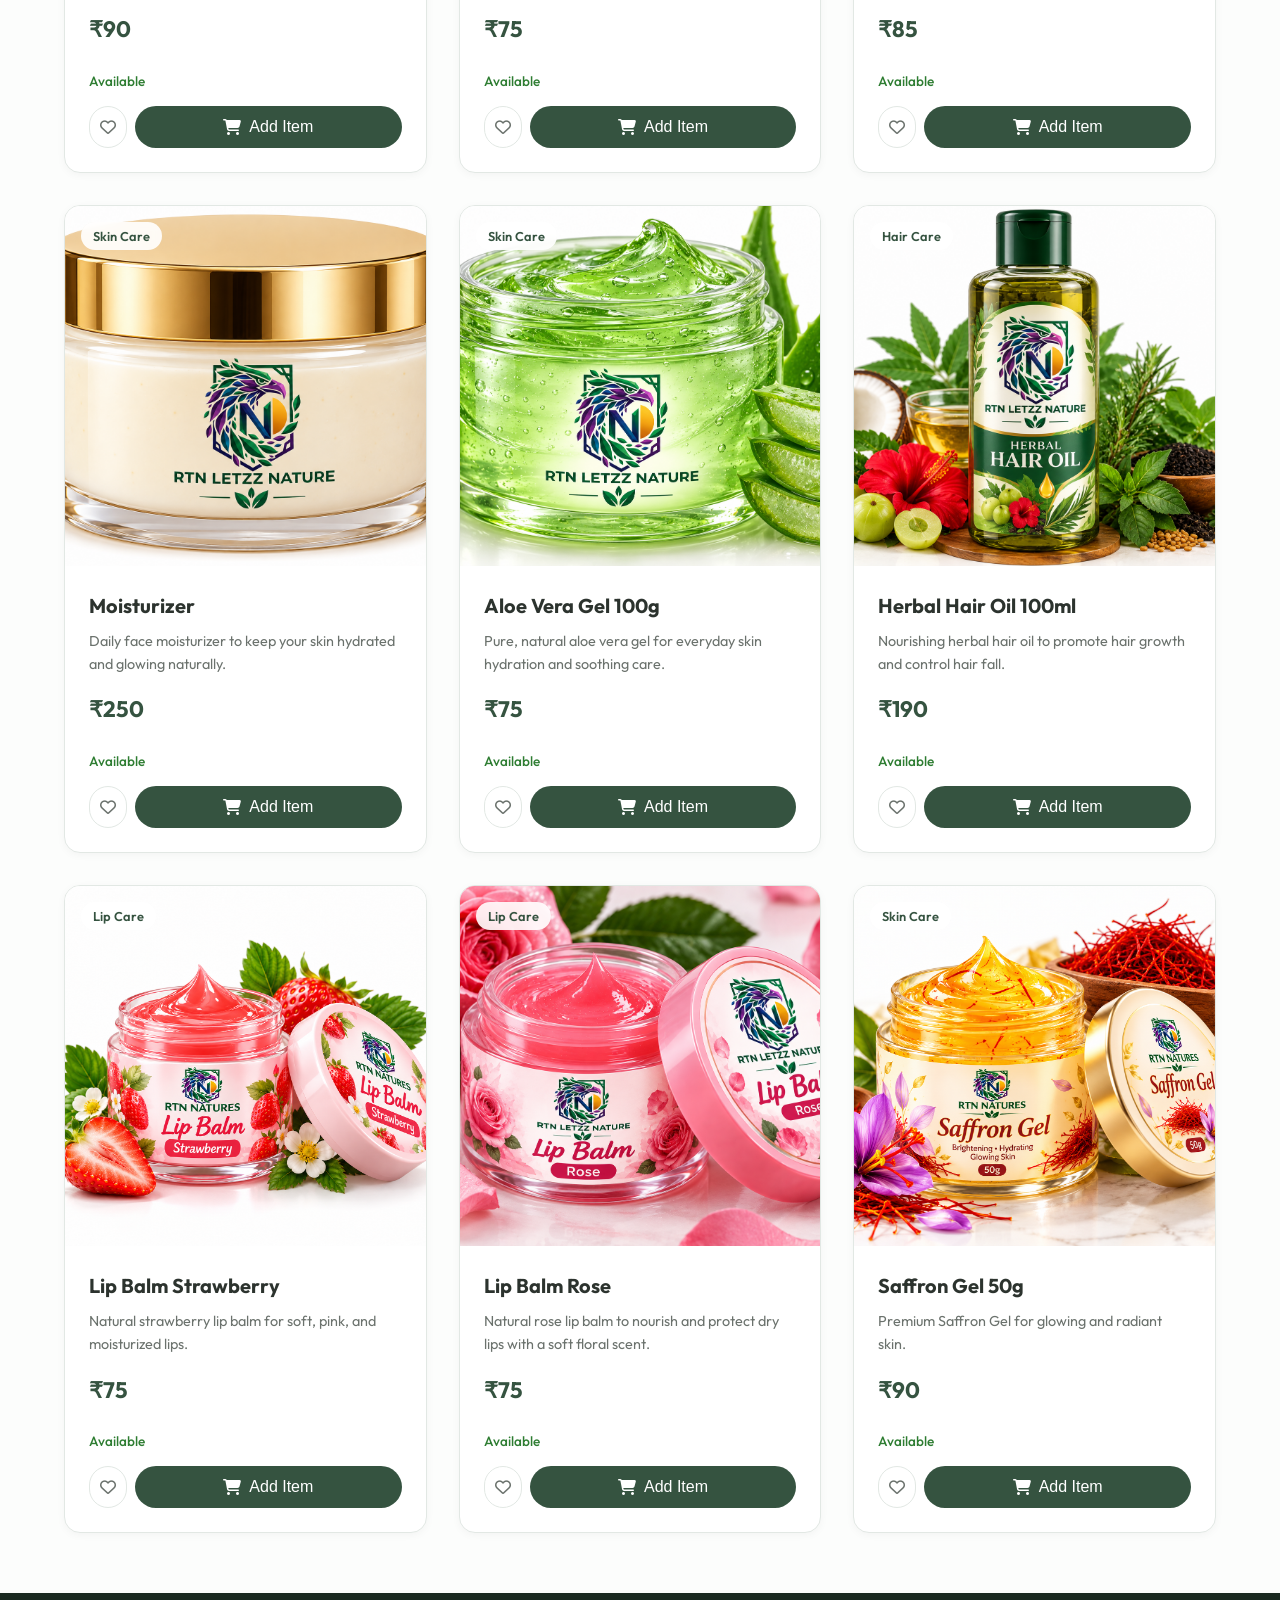
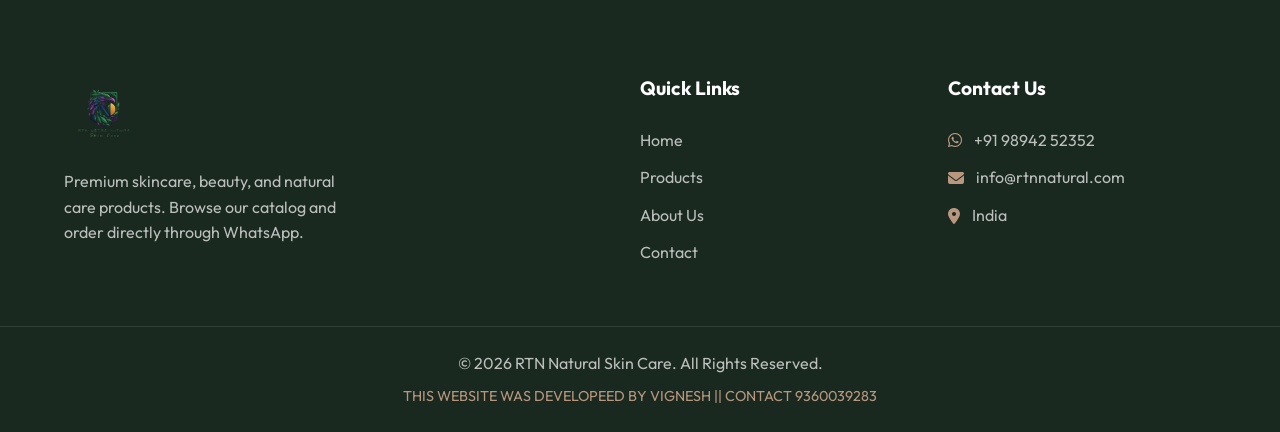
<file: products.html>
<!DOCTYPE html>
<html lang="en">
<head>
    <meta charset="UTF-8">
    <meta name="viewport" content="width=device-width, initial-scale=1.0">
    <title>Products | RTN Natural Skin Care</title>
    <meta name="description" content="Shop our collection of natural and herbal skincare products, including handmade soaps, aloe vera gel, and herbal hair oil.">
    <meta name="keywords" content="RTN Natural, RTN Natural Skin Care, RTN Natural skincare, Natural skincare products, Herbal skincare products, Herbal soap, Manjistha soap, Nalangu Maavu soap, Herbal hair oil, Aloe vera gel, Body lotion, Moisturizer, Lip balm, Kadukkai soap, Saffron gel">
    <meta name="robots" content="index, follow">
    <meta name="author" content="RTN Natural Skin Care">
    <link rel="canonical" href="https://rtnnatural.in/products.html">
    
    <!-- Open Graph Metadata -->
    <meta property="og:title" content="Products | RTN Natural Skin Care">
    <meta property="og:description" content="Shop our collection of natural and herbal skincare products, including handmade soaps, aloe vera gel, and herbal hair oil.">
    <meta property="og:type" content="website">
    <meta property="og:url" content="https://rtnnatural.in/products.html">
    <meta property="og:image" content="https://rtnnatural.in/images/banner%201.png">
    <meta property="og:site_name" content="RTN Natural Skin Care">

    <!-- Twitter Card -->
    <meta name="twitter:card" content="summary_large_image">
    <meta name="twitter:title" content="Products | RTN Natural Skin Care">
    <meta name="twitter:description" content="Shop our collection of natural and herbal skincare products, including handmade soaps, aloe vera gel, and herbal hair oil.">
    <meta name="twitter:image" content="https://rtnnatural.in/images/banner%201.png">
    
    <!-- Google Fonts -->
    <link rel="preconnect" href="https://fonts.googleapis.com">
    <link rel="preconnect" href="https://fonts.gstatic.com" crossorigin>
    <link href="https://fonts.googleapis.com/css2?family=Outfit:wght@300;400;500;600;700&display=swap" rel="stylesheet">
    
    <!-- FontAwesome -->
    <link rel="stylesheet" href="https://cdnjs.cloudflare.com/ajax/libs/font-awesome/6.4.0/css/all.min.css">
    
    <link rel="stylesheet" href="style.css">
</head>
<body>
    <!-- Sticky Header -->
    <header class="header" id="header">
        <div class="container header-container">
            <a href="index.html" class="logo">
                <img src="images/logo.png" alt="RTN Natural Skin Care Logo" class="logo-img">
            </a>
            
            <nav class="nav-menu" id="nav-menu">
                <ul class="nav-list">
                    <li class="nav-item"><a href="index.html" class="nav-link" data-i18n="home">Home</a></li>
                    <li class="nav-item"><a href="products.html" class="nav-link active" data-i18n="products">Products</a></li>                   
                    <li class="nav-item"><a href="contact.html" class="nav-link" data-i18n="contact">Contact</a></li>
                </ul>
                <div class="nav-mobile-contact">
                    <a href="https://wa.me/919894252352" target="_blank" class="btn btn-primary w-full">
                        <i class="fa-brands fa-whatsapp"></i> <span data-i18n="orderWhatsApp">Order on WhatsApp</span>
                    </a>
                </div>
            </nav>
            
            <div class="header-actions">
                <div class="lang-switch-container" style="position: relative; margin-right: 10px;">
                    <select id="langSwitch" style="appearance: none; background: var(--secondary-color); border: 1px solid var(--border-color); border-radius: var(--radius-full); padding: 8px 32px 8px 16px; font-family: var(--font-main); font-weight: 600; color: var(--primary-color); cursor: pointer; font-size: 0.9rem; outline: none;">
                        <option value="en">EN</option>
                        <option value="ta">தமிழ்</option>
                        <option value="tanglish">Tanglish</option>
                    </select>
                    <i class="fa-solid fa-chevron-down" style="position: absolute; right: 12px; top: 50%; transform: translateY(-50%); font-size: 0.7rem; pointer-events: none; color: var(--primary-color);"></i>
                </div>
                                <button class="icon-btn" id="themeToggle" aria-label="Toggle Theme">
                    <i class="fa-solid fa-moon"></i>
                </button>
                <button class="icon-btn" id="wishlistToggle" aria-label="View Wishlist">
                    <i class="fa-regular fa-heart"></i>
                    <span class="badge" id="wishlistBadge">0</span>
                </button>
                <button class="icon-btn" id="cartToggle" aria-label="View Cart">
                    <i class="fa-solid fa-cart-shopping"></i>
                    <span class="badge" id="cartBadge">0</span>
                </button>
                <button class="mobile-toggle" id="mobile-toggle">
                    <i class="fa-solid fa-bars"></i>
                </button>
            </div>
        </div>
    </header>

    <!-- Products Section -->
    <section class="products-section" id="products" style="padding-top: 40px; min-height: 80vh;">
        <div class="container">
            <div class="section-header">
                <h2>Our Collection</h2>
                <p>Browse our exclusive range of natural skincare and beauty products.</p>
            </div>
            
            <!-- Search & Filter -->
            <div class="shop-controls">
                <div class="search-box">
                    <i class="fa-solid fa-search"></i>
                    <input type="text" id="searchInput" placeholder="Search products, categories...">
                </div>
                
                <div class="category-filters" id="categoryFilters">
                    <button class="filter-btn active" data-filter="All">All Products</button>
                    <!-- Categories will be injected here via JS -->
                </div>
            </div>

            <!-- Product Grid -->
            <div class="product-grid" id="productGrid">
                <!-- Products will be injected here via JS -->
            </div>
            
            <!-- No Results Message -->
            <div id="noResults" class="no-results hidden">
                <i class="fa-regular fa-face-frown"></i>
                <h3>No products found</h3>
                <p>Try adjusting your search or filter.</p>
            </div>
        </div>
    </section>

    <!-- Footer -->
    <footer class="footer">
        <div class="container footer-container">
            <div class="footer-brand">
                <a href="index.html" class="logo footer-logo">
                    <img src="images/logo.png" alt="RTN Natural Skin Care Logo" class="logo-img">
                </a>
                <p>Premium skincare, beauty, and natural care products. Browse our catalog and order directly through WhatsApp.</p>
            </div>
            
            <div class="footer-links">
                <h3>Quick Links</h3>
                <ul>
                    <li><a href="index.html" data-i18n="home">Home</a></li>
                    <li><a href="products.html" data-i18n="products">Products</a></li>
                    <li><a href="index.html#about">About Us</a></li>
                    <li><a href="contact.html" data-i18n="contact">Contact</a></li>
                </ul>
            </div>
            
            <div class="footer-contact">
                <h3>Contact Us</h3>
                <ul>
                    <li><i class="fa-brands fa-whatsapp"></i> <a href="https://wa.me/919894252352" target="_blank">+91 98942 52352</a></li>
                    <li><i class="fa-solid fa-envelope"></i> info@rtnnatural.com</li>
                    <li><i class="fa-solid fa-location-dot"></i> India</li>
                </ul>
            </div>
        </div>
        <div class="footer-bottom">
            <div class="container">
                <p>&copy; 2026 RTN Natural Skin Care. All Rights Reserved.</p>
                <p style="margin-top: 8px; font-size: 0.9rem; color: var(--accent-color);"><a href="https://team7systemsolutionbyviki.github.io/TeamSevenSystemSolution/" target="_blank" style="color: inherit; text-decoration: none;">THIS WEBSITE WAS DEVELOPEED BY VIGNESH || CONTACT 9360039283</a></p>
            </div>
        </div>
    </footer>

    <!-- Floating WhatsApp Button -->
    <a href="https://wa.me/919894252352" target="_blank" class="floating-wa-btn" aria-label="Chat on WhatsApp">
        <i class="fa-brands fa-whatsapp"></i>
    </a>

    <!-- Cart Sidebar -->
    <div class="sidebar-overlay" id="cartSidebar">
        <div class="sidebar-content">
            <div class="sidebar-header">
                <h3><i class="fa-solid fa-cart-shopping"></i> <span data-i18n="yourCart">Your Cart</span></h3>
                <button class="sidebar-close" id="closeCart"><i class="fa-solid fa-xmark"></i></button>
            </div>
            <div class="sidebar-body" id="cartItems">
                <!-- Cart items injected via JS -->
            </div>
            <div class="sidebar-footer">
                <div class="cart-total">
                    <span data-i18n="total">Total:</span>
                    <span id="cartTotal">₹0</span>
                </div>
                <button class="btn btn-primary w-full wa-btn" id="checkoutBtn">
                    <i class="fa-brands fa-whatsapp"></i> <span data-i18n="checkout">Order via WhatsApp</span>
                </button>
            </div>
        </div>
    </div>

    <!-- Wishlist Sidebar -->
    <div class="sidebar-overlay" id="wishlistSidebar">
        <div class="sidebar-content">
            <div class="sidebar-header">
                <h3><i class="fa-regular fa-heart"></i> <span data-i18n="yourWishlist">Your Wishlist</span></h3>
                <button class="sidebar-close" id="closeWishlist"><i class="fa-solid fa-xmark"></i></button>
            </div>
            <div class="sidebar-body" id="wishlistItems">
                <!-- Wishlist items injected via JS -->
            </div>
        </div>
    </div>

    <script src="script.js"></script>
</body>
</html>
</file>
<file: style.css>
/* ==========================================================================
   CSS VARIABLES & GLOBAL STYLES
   ========================================================================== */
   :root {
    /* Color Palette */
    --primary-color: #355340;      /* Deep Nature Green */
    --primary-light: #476e55;
    --secondary-color: #eaf1ed;    /* Soft Sage */
    --accent-color: #b8977e;       /* Warm Earth */
    --accent-hover: #a38268;
    
    --text-dark: #2c332e;
    --text-muted: #6b726d;
    --bg-main: #fcfdfc;
    --bg-card: #ffffff;
    --border-color: #e2e8e4;
    
    /* WhatsApp Color */
    --wa-color: #25D366;
    --wa-hover: #20bd5a;
    
    /* Typography */
    --font-main: 'Outfit', sans-serif;
    
    /* Shadows & Border Radius */
    --shadow-sm: 0 2px 8px rgba(0,0,0,0.04);
    --shadow-md: 0 8px 24px rgba(0,0,0,0.06);
    --shadow-lg: 0 16px 32px rgba(0,0,0,0.08);
    --radius-sm: 8px;
    --radius-md: 16px;
    --radius-lg: 24px;
    --radius-full: 9999px;
    
    /* Transitions */
    --transition: all 0.3s cubic-bezier(0.4, 0, 0.2, 1);
    --header-bg: rgba(255, 255, 255, 0.95);
}

* {
    margin: 0;
    padding: 0;
    box-sizing: border-box;
}

html {
    scroll-behavior: smooth;
    scroll-padding-top: 80px; /* For sticky header */
}

body {
    font-family: var(--font-main);
    color: var(--text-dark);
    background-color: var(--bg-main);
    line-height: 1.6;
    overflow-x: hidden;
}

a {
    text-decoration: none;
    color: inherit;
    transition: var(--transition);
}

ul {
    list-style: none;
}

img {
    max-width: 100%;
    height: auto;
    display: block;
}

.container {
    width: 100%;
    max-width: 1200px;
    margin: 0 auto;
    padding: 0 24px;
}

/* ==========================================================================
   BUTTONS
   ========================================================================== */
.btn {
    display: inline-flex;
    align-items: center;
    justify-content: center;
    gap: 8px;
    padding: 12px 24px;
    border-radius: var(--radius-full);
    font-weight: 500;
    font-size: 1rem;
    cursor: pointer;
    border: none;
    transition: var(--transition);
}

.btn-primary {
    background-color: var(--primary-color);
    color: white;
}

.btn-primary:hover {
    background-color: var(--primary-light);
    transform: translateY(-2px);
    box-shadow: 0 4px 12px rgba(53, 83, 64, 0.2);
}

.btn-secondary {
    background-color: var(--secondary-color);
    color: var(--primary-color);
}

.btn-secondary:hover {
    background-color: #dbe4df;
    transform: translateY(-2px);
}

.btn-accent {
    background-color: var(--accent-color);
    color: white;
}

.btn-accent:hover {
    background-color: var(--accent-hover);
}

.btn-large {
    padding: 16px 32px;
    font-size: 1.1rem;
}

.w-full {
    width: 100%;
}

/* ==========================================================================
   HEADER & NAVIGATION
   ========================================================================== */
.header {
    position: sticky;
    top: 0;
    left: 0;
    width: 100%;
    background-color: var(--header-bg);
    backdrop-filter: blur(10px);
    border-bottom: 1px solid var(--border-color);
    z-index: 1000;
    height: 100px;
    display: flex;
    align-items: center;
}

.header-container {
    display: flex;
    align-items: center;
    justify-content: space-between;
}

.logo {
    font-size: 1.5rem;
    font-weight: 700;
    color: var(--primary-color);
    display: flex;
    align-items: center;
    gap: 8px;
}

.logo-img {
    height: 80px;
    width: auto;
    object-fit: contain;
}

.nav-list {
    display: flex;
    gap: 32px;
}

.nav-link {
    font-weight: 500;
    color: var(--text-muted);
}

.nav-link:hover, .nav-link.active {
    color: var(--primary-color);
}

.nav-mobile-contact {
    display: none;
}

.header-actions {
    display: flex;
    align-items: center;
    gap: 16px;
}

.mobile-toggle {
    display: none;
    background: none;
    border: none;
    font-size: 1.5rem;
    color: var(--text-dark);
    cursor: pointer;
}

/* ==========================================================================
   HERO SECTION
   ========================================================================== */
.hero {
    padding: 60px 0;
    background-color: var(--secondary-color);
    border-radius: 0 0 40px 40px;
    margin-bottom: 60px;
}

.hero-container {
    display: grid;
    grid-template-columns: 1fr 1fr;
    gap: 40px;
    align-items: center;
}

.hero-content {
    padding-right: 20px;
}

.hero-subtitle {
    color: var(--accent-color);
    font-weight: 600;
    letter-spacing: 1px;
    text-transform: uppercase;
    font-size: 0.875rem;
    margin-bottom: 12px;
    display: block;
}

.hero-title {
    font-size: 3.5rem;
    line-height: 1.1;
    color: var(--primary-color);
    margin-bottom: 24px;
}

.hero-description {
    font-size: 1.1rem;
    color: var(--text-muted);
    margin-bottom: 32px;
}

.hero-buttons {
    display: flex;
    gap: 16px;
}

.hero-image-wrapper {
    position: relative;
    border-radius: var(--radius-lg);
    overflow: hidden;
    box-shadow: var(--shadow-lg);
}

.hero-image {
    width: 100%;
    height: 100%;
    object-fit: cover;
    aspect-ratio: 4/3;
    transition: opacity 0.5s ease-in-out;
}

.floating-badge {
    position: absolute;
    background: var(--bg-card);
    padding: 12px 20px;
    border-radius: var(--radius-full);
    font-weight: 600;
    font-size: 0.9rem;
    box-shadow: var(--shadow-md);
    color: var(--primary-color);
}

.badge-1 {
    top: 20px;
    right: -20px;
    animation: float 4s ease-in-out infinite;
}

.badge-2 {
    bottom: 30px;
    left: -20px;
    animation: float 5s ease-in-out infinite alternate;
}

@keyframes float {
    0% { transform: translateY(0px); }
    50% { transform: translateY(-10px); }
    100% { transform: translateY(0px); }
}

/* ==========================================================================
   PRODUCTS SECTION
   ========================================================================== */
.products-section {
    padding: 60px 0;
}

.section-header {
    text-align: center;
    margin-bottom: 48px;
}

.section-header h2 {
    font-size: 2.5rem;
    color: var(--primary-color);
    margin-bottom: 12px;
}

.section-header p {
    color: var(--text-muted);
    font-size: 1.1rem;
}

.shop-controls {
    display: flex;
    flex-direction: column;
    gap: 24px;
    margin-bottom: 40px;
}

.search-box {
    position: relative;
    max-width: 500px;
    width: 100%;
    margin: 0 auto;
}

.search-box i {
    position: absolute;
    left: 20px;
    top: 50%;
    transform: translateY(-50%);
    color: var(--text-muted);
}

.search-box input {
    width: 100%;
    padding: 16px 20px 16px 48px;
    border: 1px solid var(--border-color);
    border-radius: var(--radius-full);
    font-size: 1rem;
    font-family: var(--font-main);
    transition: var(--transition);
    outline: none;
}

.search-box input:focus {
    border-color: var(--primary-color);
    box-shadow: 0 0 0 3px rgba(53, 83, 64, 0.1);
}

.category-filters {
    display: flex;
    flex-wrap: wrap;
    gap: 12px;
    justify-content: center;
}

.filter-btn {
    padding: 8px 20px;
    border: 1px solid var(--border-color);
    background: transparent;
    border-radius: var(--radius-full);
    font-family: var(--font-main);
    font-weight: 500;
    color: var(--text-muted);
    cursor: pointer;
    transition: var(--transition);
}

.filter-btn:hover {
    border-color: var(--primary-color);
    color: var(--primary-color);
}

.filter-btn.active {
    background: var(--primary-color);
    border-color: var(--primary-color);
    color: white;
}

.product-grid {
    display: grid;
    grid-template-columns: repeat(auto-fill, minmax(280px, 1fr));
    gap: 32px;
}

/* Product Card */
.product-card {
    background: var(--bg-card);
    border-radius: var(--radius-md);
    overflow: hidden;
    box-shadow: var(--shadow-sm);
    border: 1px solid var(--border-color);
    transition: var(--transition);
    display: flex;
    flex-direction: column;
}

.product-card:hover {
    transform: translateY(-4px);
    box-shadow: var(--shadow-md);
}

.product-image-container {
    position: relative;
    aspect-ratio: 1;
    overflow: hidden;
    background: var(--secondary-color);
    cursor: pointer;
}

.product-img {
    width: 100%;
    height: 100%;
    object-fit: cover;
    transition: transform 0.5s ease;
}

.product-card:hover .product-img {
    transform: scale(1.05);
}

.product-category-tag {
    position: absolute;
    top: 16px;
    left: 16px;
    background: rgba(255,255,255,0.9);
    padding: 4px 12px;
    border-radius: var(--radius-full);
    font-size: 0.8rem;
    font-weight: 600;
    color: var(--primary-color);
    backdrop-filter: blur(4px);
}

.product-info {
    padding: 24px;
    display: flex;
    flex-direction: column;
    flex-grow: 1;
}

.product-title {
    font-size: 1.25rem;
    margin-bottom: 8px;
    color: var(--text-dark);
}

.product-desc {
    color: var(--text-muted);
    font-size: 0.9rem;
    margin-bottom: 16px;
    flex-grow: 1;
    display: -webkit-box;
    -webkit-line-clamp: 2;
    -webkit-box-orient: vertical;
    overflow: hidden;
}

.product-price-row {
    display: flex;
    align-items: center;
    gap: 12px;
    margin-bottom: 20px;
}

.price {
    font-size: 1.4rem;
    font-weight: 700;
    color: var(--primary-color);
}

.old-price {
    text-decoration: line-through;
    color: #9aa39d;
    font-size: 1rem;
}

.product-status {
    font-size: 0.85rem;
    font-weight: 500;
}

.status-available { color: #2e7d32; }
.status-outofstock { color: #d32f2f; }

.wa-btn {
    background-color: var(--wa-color);
    color: white;
}

.wa-btn:hover {
    background-color: var(--wa-hover);
    transform: translateY(-2px);
    box-shadow: 0 4px 12px rgba(37, 211, 102, 0.3);
}

.no-results {
    text-align: center;
    padding: 60px 20px;
    color: var(--text-muted);
}

.no-results i {
    font-size: 4rem;
    color: #cbd5d0;
    margin-bottom: 16px;
}

.hidden {
    display: none !important;
}

/* ==========================================================================
   ABOUT SECTION
   ========================================================================== */
.about-section {
    padding: 80px 0;
    background-color: var(--secondary-color);
}

.about-container {
    display: grid;
    grid-template-columns: 1fr 1fr;
    gap: 60px;
    align-items: center;
}

.about-image-wrapper {
    border-radius: var(--radius-lg);
    overflow: hidden;
    box-shadow: var(--shadow-md);
}

.section-subtitle {
    color: var(--accent-color);
    font-weight: 600;
    text-transform: uppercase;
    letter-spacing: 1px;
    margin-bottom: 12px;
    display: block;
}

.about-content h2 {
    font-size: 2.5rem;
    color: var(--primary-color);
    margin-bottom: 24px;
    line-height: 1.2;
}

.about-content p {
    margin-bottom: 16px;
    font-size: 1.05rem;
}

.about-features {
    margin-top: 32px;
    display: flex;
    flex-direction: column;
    gap: 12px;
}

.about-features li {
    display: flex;
    align-items: center;
    gap: 12px;
    font-weight: 500;
}

.about-features i {
    color: var(--primary-color);
    background: var(--bg-card);
    width: 24px;
    height: 24px;
    display: flex;
    align-items: center;
    justify-content: center;
    border-radius: 50%;
    font-size: 0.8rem;
}

/* ==========================================================================
   CONTACT SECTION
   ========================================================================== */
.contact-section {
    padding: 80px 0;
}

.contact-card {
    background: var(--primary-color);
    border-radius: var(--radius-lg);
    padding: 60px;
    display: grid;
    grid-template-columns: 1fr 1fr;
    gap: 60px;
    align-items: center;
    color: white;
    box-shadow: var(--shadow-lg);
}

.contact-info h2 {
    font-size: 2.5rem;
    margin-bottom: 16px;
}

.contact-info p {
    color: rgba(255,255,255,0.8);
    margin-bottom: 40px;
    font-size: 1.1rem;
}

.contact-item {
    display: flex;
    align-items: center;
    gap: 20px;
    margin-bottom: 24px;
}

.icon-box {
    width: 50px;
    height: 50px;
    background: rgba(255,255,255,0.1);
    border-radius: 50%;
    display: flex;
    align-items: center;
    justify-content: center;
    font-size: 1.5rem;
}

.contact-item h4 {
    font-size: 0.9rem;
    text-transform: uppercase;
    letter-spacing: 1px;
    color: var(--accent-color);
    margin-bottom: 4px;
}

.contact-item p {
    margin-bottom: 0;
    color: white;
    font-size: 1.1rem;
    font-weight: 500;
}

.contact-actions {
    display: flex;
    flex-direction: column;
    gap: 16px;
}

.contact-actions .btn-secondary {
    background: var(--bg-card);
    color: var(--primary-color);
}

/* ==========================================================================
   FOOTER
   ========================================================================== */
.footer {
    background-color: #1a2920;
    color: rgba(255,255,255,0.7);
    padding-top: 80px;
}

.footer-container {
    display: grid;
    grid-template-columns: 2fr 1fr 1fr;
    gap: 40px;
    margin-bottom: 60px;
}

.footer-logo {
    color: white;
    margin-bottom: 16px;
}

.footer-brand p {
    max-width: 300px;
}

.footer-links h3, .footer-contact h3 {
    color: white;
    margin-bottom: 24px;
    font-size: 1.2rem;
}

.footer-links ul, .footer-contact ul {
    display: flex;
    flex-direction: column;
    gap: 12px;
}

.footer-links a:hover {
    color: var(--accent-color);
}

.footer-contact li {
    display: flex;
    align-items: center;
    gap: 12px;
}

.footer-contact i {
    color: var(--accent-color);
}

.footer-bottom {
    border-top: 1px solid rgba(255,255,255,0.1);
    padding: 24px 0;
    text-align: center;
}

/* ==========================================================================
   FLOATING BUTTON
   ========================================================================== */
.floating-wa-btn {
    position: fixed;
    bottom: 30px;
    right: 30px;
    width: 60px;
    height: 60px;
    background-color: var(--wa-color);
    color: white;
    border-radius: 50%;
    display: flex;
    align-items: center;
    justify-content: center;
    font-size: 2rem;
    box-shadow: var(--shadow-md);
    z-index: 999;
    transition: var(--transition);
}

.floating-wa-btn:hover {
    transform: scale(1.1);
    background-color: var(--wa-hover);
    box-shadow: var(--shadow-lg);
}

/* ==========================================================================
   MODAL
   ========================================================================== */
.modal-overlay {
    position: fixed;
    top: 0;
    left: 0;
    width: 100%;
    height: 100%;
    background: rgba(0,0,0,0.6);
    backdrop-filter: blur(5px);
    z-index: 2000;
    display: flex;
    align-items: center;
    justify-content: center;
    opacity: 0;
    visibility: hidden;
    transition: var(--transition);
    padding: 20px;
}

.modal-overlay.active {
    opacity: 1;
    visibility: visible;
}

.modal-content {
    background: var(--bg-card);
    width: 100%;
    max-width: 900px;
    border-radius: var(--radius-lg);
    position: relative;
    transform: scale(0.95) translateY(20px);
    transition: var(--transition);
    max-height: 90vh;
    overflow-y: auto;
}

.modal-overlay.active .modal-content {
    transform: scale(1) translateY(0);
}

.modal-close {
    position: absolute;
    top: 20px;
    right: 20px;
    width: 40px;
    height: 40px;
    background: var(--secondary-color);
    border: none;
    border-radius: 50%;
    font-size: 1.2rem;
    color: var(--text-dark);
    cursor: pointer;
    z-index: 10;
    display: flex;
    align-items: center;
    justify-content: center;
    transition: var(--transition);
}

.modal-close:hover {
    background: #e0e8e4;
    transform: rotate(90deg);
}

.modal-grid {
    display: grid;
    grid-template-columns: 1fr 1fr;
    gap: 0;
}

.modal-image-col {
    background: var(--secondary-color);
}

.modal-img {
    width: 100%;
    height: 100%;
    object-fit: cover;
}

.modal-info-col {
    padding: 40px;
    display: flex;
    flex-direction: column;
}

.modal-category {
    color: var(--accent-color);
    font-weight: 600;
    font-size: 0.9rem;
    margin-bottom: 8px;
    text-transform: uppercase;
}

.modal-title {
    font-size: 2rem;
    color: var(--primary-color);
    margin-bottom: 12px;
}

.modal-price-row {
    display: flex;
    align-items: center;
    gap: 16px;
    margin-bottom: 24px;
    padding-bottom: 24px;
    border-bottom: 1px solid var(--border-color);
}

.modal-price {
    font-size: 1.8rem;
    font-weight: 700;
    color: var(--primary-color);
}

.modal-desc {
    font-size: 1.05rem;
    color: var(--text-muted);
    margin-bottom: 24px;
}

.modal-section-title {
    font-size: 1.1rem;
    font-weight: 600;
    color: var(--text-dark);
    margin-bottom: 12px;
}

.modal-benefits {
    margin-bottom: 32px;
}

.modal-benefits li {
    position: relative;
    padding-left: 24px;
    margin-bottom: 8px;
    color: var(--text-muted);
}

.modal-benefits li::before {
    content: '\f00c';
    font-family: 'Font Awesome 6 Free';
    font-weight: 900;
    position: absolute;
    left: 0;
    top: 2px;
    color: var(--primary-color);
    font-size: 0.9rem;
}

.modal-actions {
    margin-top: auto;
}

/* ==========================================================================
   RESPONSIVE STYLES
   ========================================================================== */
@media (max-width: 992px) {
    .hero-container, .about-container, .contact-card {
        grid-template-columns: 1fr;
    }
    
    .hero-title {
        font-size: 3rem;
    }
    
    .contact-card {
        padding: 40px;
        gap: 40px;
    }
    
    .footer-container {
        grid-template-columns: 1fr 1fr;
    }
    
    .modal-grid {
        grid-template-columns: 1fr;
    }
    
    .modal-image-col {
        height: 300px;
    }
}

@media (max-width: 768px) {
    .header-wa-btn {
        display: none;
    }
    
    .mobile-toggle {
        display: block;
    }
    
    .nav-menu {
        position: absolute;
        top: 80px;
        left: 0;
        width: 100%;
        background: var(--bg-card);
        padding: 24px;
        box-shadow: var(--shadow-md);
        clip-path: circle(0% at top right);
        transition: clip-path 0.4s ease-in-out;
    }
    
    .nav-menu.active {
        clip-path: circle(150% at top right);
    }
    
    .nav-list {
        flex-direction: column;
        gap: 20px;
        margin-bottom: 24px;
    }
    
    .nav-mobile-contact {
        display: block;
    }
    
    .hero {
        text-align: center;
        border-radius: 0 0 24px 24px;
    }
    
    .hero-buttons {
        justify-content: center;
    }
    
    .hero-content {
        padding-right: 0;
    }
    
    .floating-badge {
        display: none; /* Hide badges on small screens */
    }
    
    .footer-container {
        grid-template-columns: 1fr;
    }
    
    .modal-info-col {
        padding: 24px;
    }
}

@media (max-width: 480px) {
    .hero-title {
        font-size: 2.2rem;
    }
    
    .hero-buttons {
        flex-direction: column;
    }
    
    .contact-card {
        padding: 24px;
    }
    
    .floating-wa-btn {
        width: 50px;
        height: 50px;
        font-size: 1.5rem;
        bottom: 20px;
        right: 20px;
    }
    
    .product-grid {
        grid-template-columns: 1fr;
    }
}

/* ==========================================================================
   CART & WISHLIST SIDEBARS
   ========================================================================== */
.icon-btn {
    background: none;
    border: none;
    font-size: 1.25rem;
    color: var(--text-dark);
    cursor: pointer;
    position: relative;
    padding: 8px;
    transition: var(--transition);
}

.icon-btn:hover {
    color: var(--primary-color);
}

.badge {
    position: absolute;
    top: 0;
    right: 0;
    background: var(--primary-color);
    color: white;
    font-size: 0.7rem;
    font-weight: 700;
    width: 18px;
    height: 18px;
    border-radius: 50%;
    display: flex;
    align-items: center;
    justify-content: center;
}

.sidebar-overlay {
    position: fixed;
    top: 0;
    left: 0;
    width: 100%;
    height: 100%;
    background: rgba(0,0,0,0.5);
    backdrop-filter: blur(4px);
    z-index: 2000;
    opacity: 0;
    visibility: hidden;
    transition: var(--transition);
}

.sidebar-overlay.active {
    opacity: 1;
    visibility: visible;
}

.sidebar-content {
    position: absolute;
    top: 0;
    right: -400px;
    width: 100%;
    max-width: 400px;
    height: 100%;
    background: var(--bg-card);
    box-shadow: -4px 0 24px rgba(0,0,0,0.1);
    display: flex;
    flex-direction: column;
    transition: right 0.4s cubic-bezier(0.4, 0, 0.2, 1);
}

.sidebar-overlay.active .sidebar-content {
    right: 0;
}

.sidebar-header {
    padding: 24px;
    border-bottom: 1px solid var(--border-color);
    display: flex;
    align-items: center;
    justify-content: space-between;
}

.sidebar-header h3 {
    font-size: 1.25rem;
    color: var(--primary-color);
    display: flex;
    align-items: center;
    gap: 8px;
}

.sidebar-close {
    background: none;
    border: none;
    font-size: 1.25rem;
    color: var(--text-muted);
    cursor: pointer;
}

.sidebar-close:hover {
    color: var(--text-dark);
}

.sidebar-body {
    flex: 1;
    overflow-y: auto;
    padding: 24px;
    display: flex;
    flex-direction: column;
    gap: 16px;
}

.empty-state {
    text-align: center;
    color: var(--text-muted);
    padding: 40px 0;
}

.cart-item, .wishlist-item {
    display: flex;
    gap: 16px;
    padding-bottom: 16px;
    border-bottom: 1px solid var(--border-color);
}

.item-img {
    width: 80px;
    height: 80px;
    object-fit: cover;
    border-radius: var(--radius-sm);
    background: var(--secondary-color);
}

.item-details {
    flex: 1;
    display: flex;
    flex-direction: column;
}

.item-title {
    font-weight: 600;
    color: var(--text-dark);
    margin-bottom: 4px;
    font-size: 0.95rem;
}

.item-price {
    color: var(--primary-color);
    font-weight: 700;
    margin-bottom: 8px;
}

.qty-controls {
    display: flex;
    align-items: center;
    gap: 12px;
}

.qty-btn {
    background: var(--secondary-color);
    border: none;
    width: 24px;
    height: 24px;
    border-radius: 50%;
    cursor: pointer;
    font-weight: bold;
    color: var(--primary-color);
    display: flex;
    align-items: center;
    justify-content: center;
}

.qty-btn:hover {
    background: var(--primary-light);
    color: white;
}

.qty-text {
    font-weight: 600;
    font-size: 0.9rem;
}

.remove-btn {
    background: none;
    border: none;
    color: #d32f2f;
    font-size: 0.8rem;
    cursor: pointer;
    margin-left: auto;
    display: flex;
    align-items: center;
    gap: 4px;
}

.remove-btn:hover {
    text-decoration: underline;
}

.sidebar-footer {
    padding: 24px;
    border-top: 1px solid var(--border-color);
    background: var(--bg-card);
}

.cart-total {
    display: flex;
    justify-content: space-between;
    font-size: 1.25rem;
    font-weight: 700;
    margin-bottom: 16px;
    color: var(--text-dark);
}

.btn-outline {
    background: transparent;
    border: 1px solid var(--border-color);
    color: var(--text-muted);
}
.btn-outline:hover, .btn-outline.active {
    border-color: var(--primary-color);
    color: var(--primary-color);
    background: var(--secondary-color);
}

@media (max-width: 480px) {
    .sidebar-content {
        max-width: 100%;
    }
}

[data-theme="dark"] {
 --primary-color: #eaf1ed;
 --primary-light: #cde0d5;
 --secondary-color: #2c332e;
 --accent-color: #b8977e;
 --accent-hover: #c9a991;
 --text-dark: #fcfdfc;
 --text-muted: #aab4ae;
 --bg-main: #181d1a;
 --bg-card: #232a26;
 --border-color: #354039;
 --header-bg: #181d1a;
 --shadow-sm: 0 2px 8px rgba(0,0,0,0.3);
 --shadow-md: 0 8px 24px rgba(0,0,0,0.4);
 --shadow-lg: 0 16px 32px rgba(0,0,0,0.5);
}

[data-theme="dark"] .logo-img {
    filter: brightness(0) invert(1);
}

[data-theme="dark"] .btn-primary {
    color: var(--bg-main);
}

[data-theme="dark"] .wa-btn {
    color: white;
}

[data-theme="dark"] .qty-btn:hover {
    color: var(--bg-main);
}

[data-theme="dark"] .badge {
    color: var(--bg-main);
    font-weight: 700;
}
</file>
